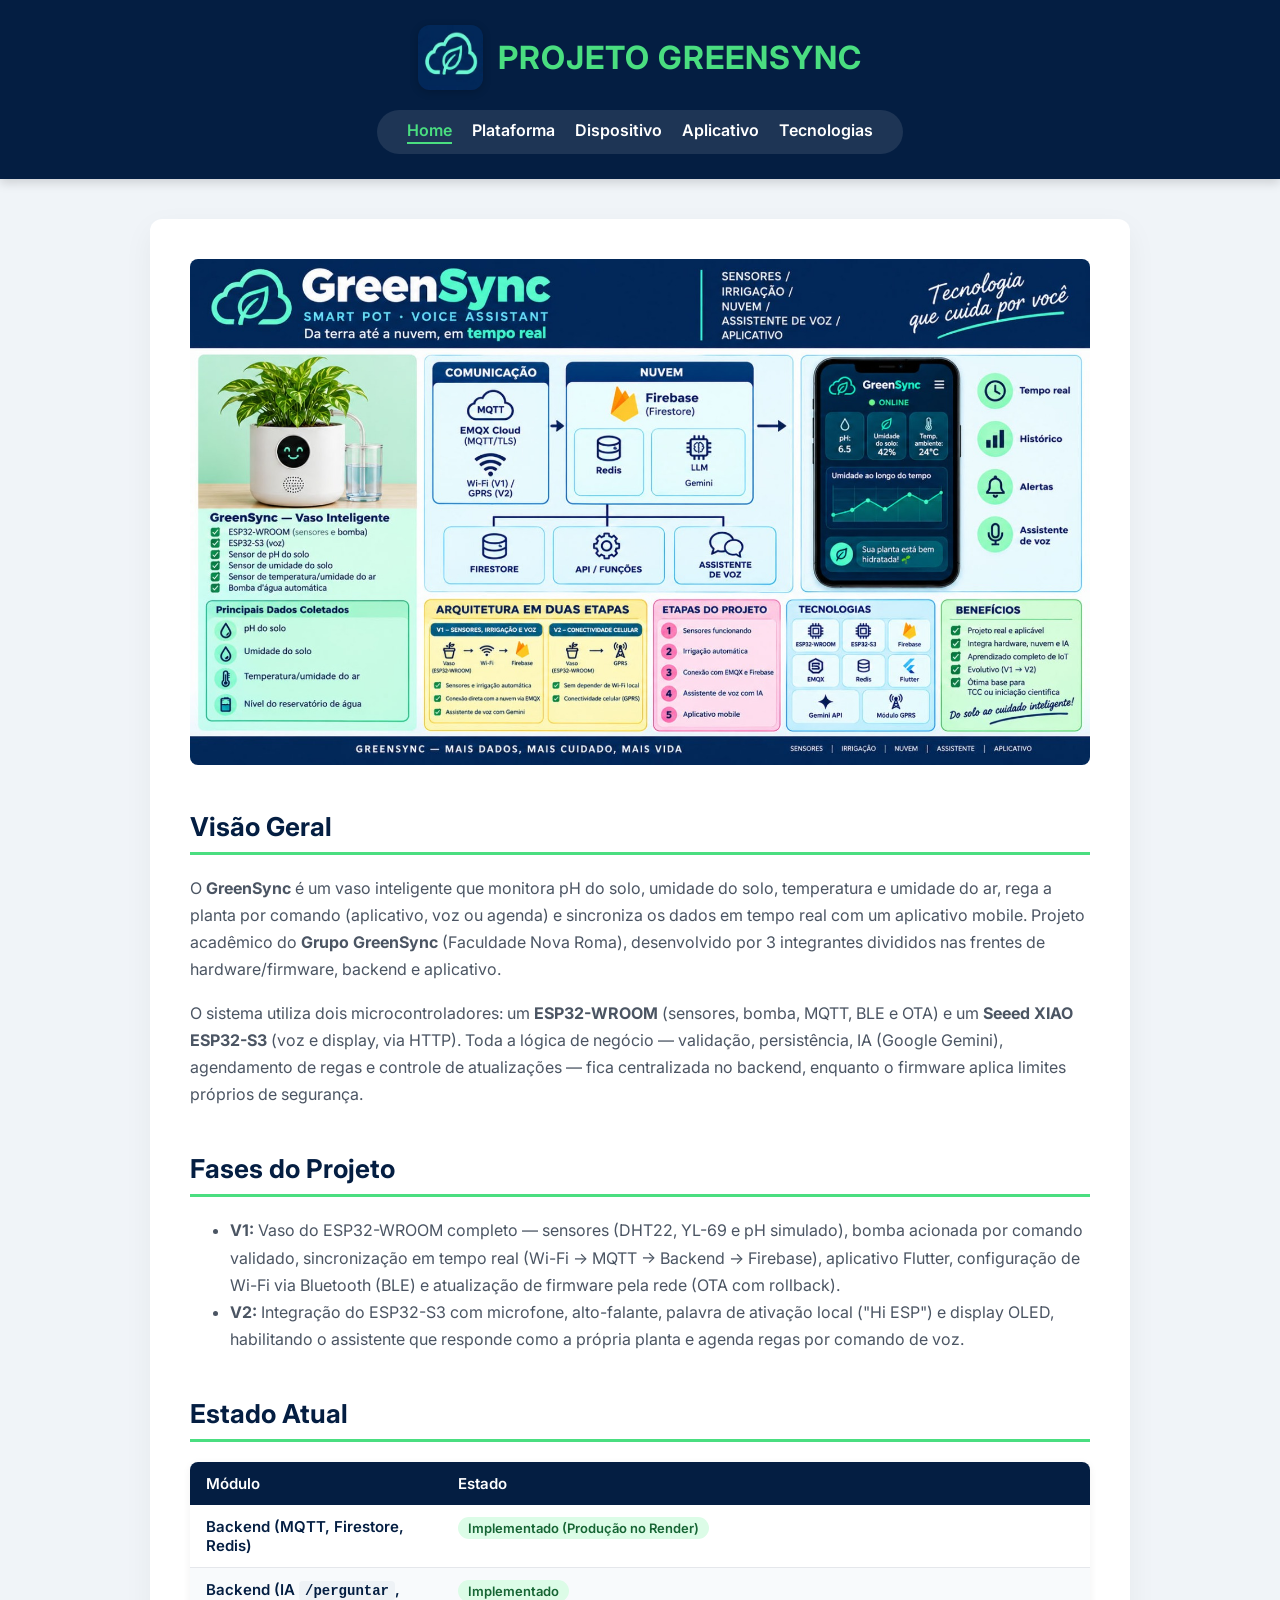
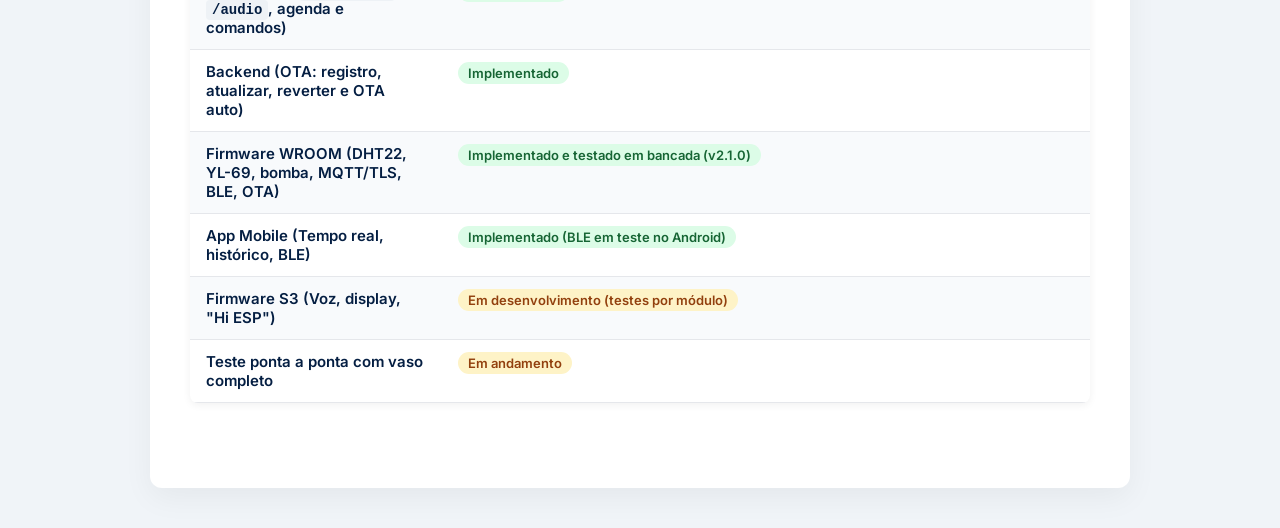
<file: docs/index.html>
<!DOCTYPE html>
<html lang="pt-BR">
<head>
    <meta charset="UTF-8">
    <title>Projeto GreenSync</title>
    <link rel="stylesheet" href="style.css">
</head>
<body>
    <header class="cabecalho-amarelo">
        <div class="linha-superior">
            <img src="logo-planta.png" alt="Logo GreenSync" class="logo">
            <div class="titulo-branco">PROJETO GREENSYNC</div>
        </div>
        <nav class="menu-branco">
            <a href="index.html" class="ativo">Home</a>
            <a href="plataforma.html">Plataforma</a>
            <a href="dispositivo.html">Dispositivo</a>
            <a href="aplicativo.html">Aplicativo</a>
            <a href="tecnologias.html">Tecnologias</a>
        </nav>
    </header>

    <main class="conteudo">
        <img src="banner projeto.jpeg" alt="Banner GreenSync" style="width: 100%; border-radius: 8px; margin-bottom: 20px;">

        <section>
            <h2>Visão Geral</h2>
            <p>O <strong>GreenSync</strong> é um vaso inteligente que monitora pH do solo, umidade do solo, temperatura e umidade do ar, rega a planta por comando (aplicativo, voz ou agenda) e sincroniza os dados em tempo real com um aplicativo mobile. Projeto acadêmico do <strong>Grupo GreenSync</strong> (Faculdade Nova Roma), desenvolvido por 3 integrantes divididos nas frentes de hardware/firmware, backend e aplicativo.</p>
            <p>O sistema utiliza dois microcontroladores: um <strong>ESP32-WROOM</strong> (sensores, bomba, MQTT, BLE e OTA) e um <strong>Seeed XIAO ESP32-S3</strong> (voz e display, via HTTP). Toda a lógica de negócio — validação, persistência, IA (Google Gemini), agendamento de regas e controle de atualizações — fica centralizada no backend, enquanto o firmware aplica limites próprios de segurança.</p>
        </section>

        <section>
            <h2>Fases do Projeto</h2>
            <ul>
                <li><strong>V1:</strong> Vaso do ESP32-WROOM completo — sensores (DHT22, YL-69 e pH simulado), bomba acionada por comando validado, sincronização em tempo real (Wi-Fi → MQTT → Backend → Firebase), aplicativo Flutter, configuração de Wi-Fi via Bluetooth (BLE) e atualização de firmware pela rede (OTA com rollback).</li>
                <li><strong>V2:</strong> Integração do ESP32-S3 com microfone, alto-falante, palavra de ativação local ("Hi ESP") e display OLED, habilitando o assistente que responde como a própria planta e agenda regas por comando de voz.</li>
            </ul>
        </section>

        <section>
            <h2>Estado Atual</h2>
            <table class="tabela-tech">
                <thead>
                    <tr>
                        <th>Módulo</th>
                        <th>Estado</th>
                    </tr>
                </thead>
                <tbody>
                    <tr>
                        <td>Backend (MQTT, Firestore, Redis)</td>
                        <td><span class="badge badge-ok">Implementado (Produção no Render)</span></td>
                    </tr>
                    <tr>
                        <td>Backend (IA <code>/perguntar</code>, <code>/audio</code>, agenda e comandos)</td>
                        <td><span class="badge badge-ok">Implementado</span></td>
                    </tr>
                    <tr>
                        <td>Backend (OTA: registro, atualizar, reverter e OTA auto)</td>
                        <td><span class="badge badge-ok">Implementado</span></td>
                    </tr>
                    <tr>
                        <td>Firmware WROOM (DHT22, YL-69, bomba, MQTT/TLS, BLE, OTA)</td>
                        <td><span class="badge badge-ok">Implementado e testado em bancada (v2.1.0)</span></td>
                    </tr>
                    <tr>
                        <td>App Mobile (Tempo real, histórico, BLE)</td>
                        <td><span class="badge badge-ok">Implementado (BLE em teste no Android)</span></td>
                    </tr>
                    <tr>
                        <td>Firmware S3 (Voz, display, "Hi ESP")</td>
                        <td><span class="badge badge-dev">Em desenvolvimento (testes por módulo)</span></td>
                    </tr>
                    <tr>
                        <td>Teste ponta a ponta com vaso completo</td>
                        <td><span class="badge badge-dev">Em andamento</span></td>
                    </tr>
                </tbody>
            </table>
        </section>
    </main>
</body>
</html>
</file>
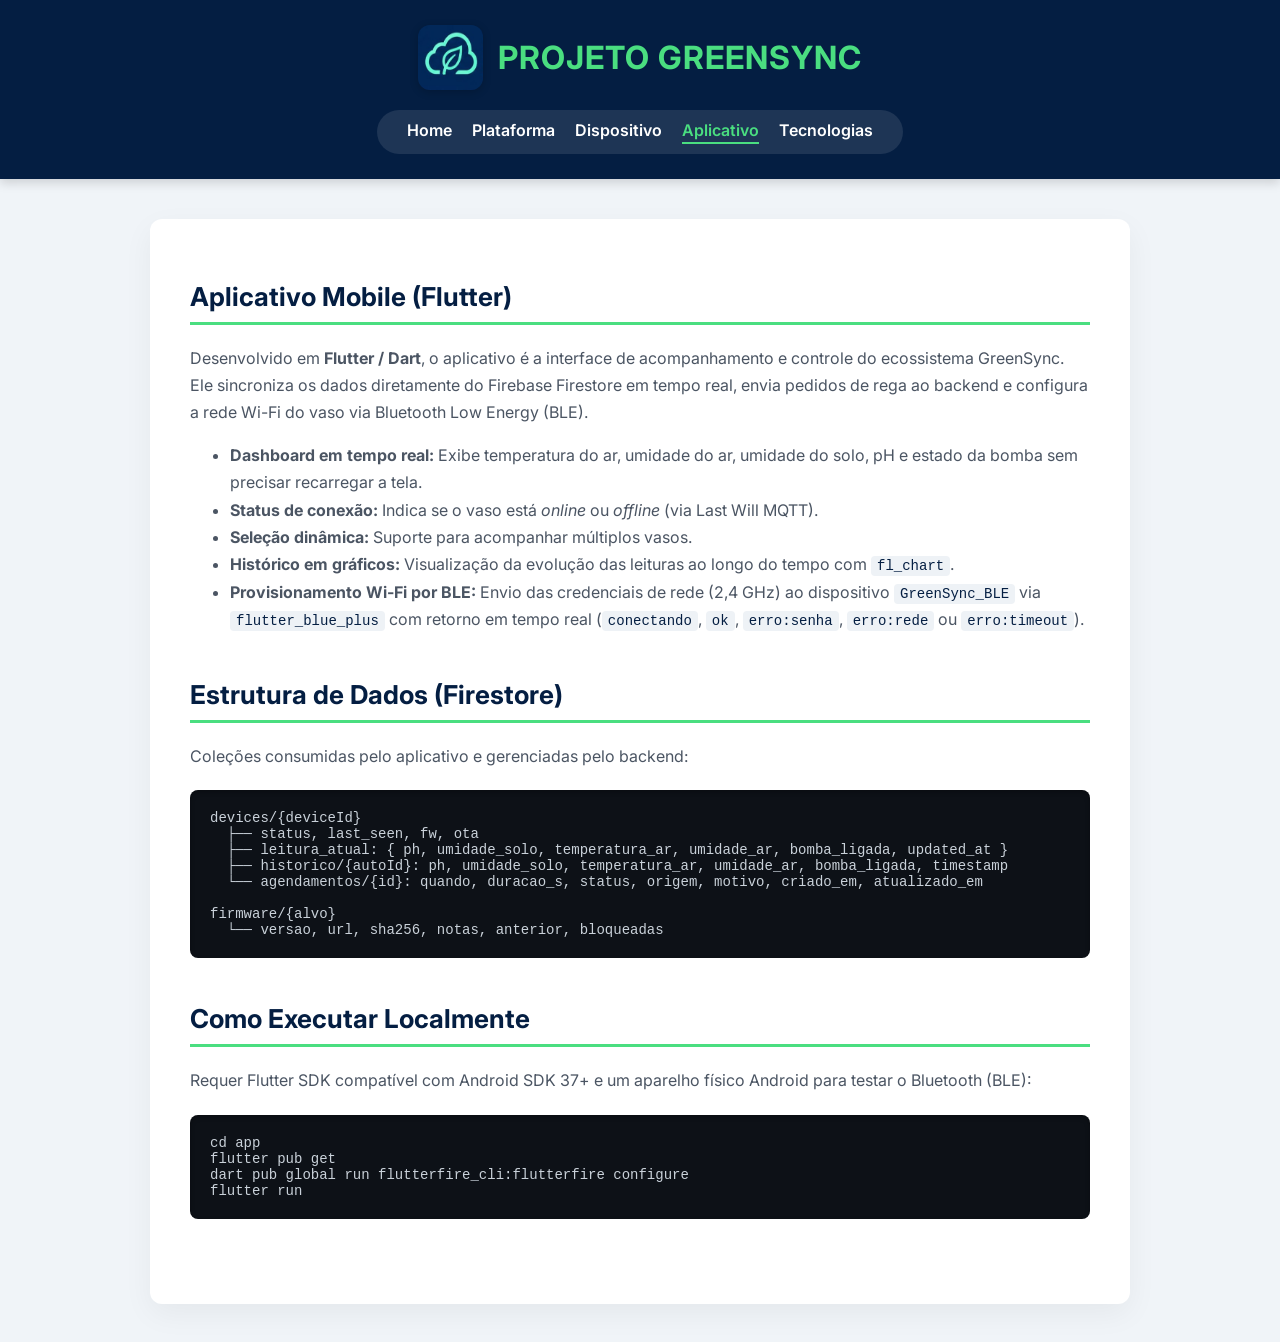
<file: docs/aplicativo.html>
<!DOCTYPE html>
<html lang="pt-BR">
<head>
    <meta charset="UTF-8">
    <title>Aplicativo - GreenSync</title>
    <link rel="stylesheet" href="style.css">
</head>
<body>
    <header class="cabecalho-amarelo">
        <div class="linha-superior">
            <img src="logo-planta.png" alt="Logo GreenSync" class="logo">
            <div class="titulo-branco">PROJETO GREENSYNC</div>
        </div>
        <nav class="menu-branco">
            <a href="index.html">Home</a>
            <a href="plataforma.html">Plataforma</a>
            <a href="dispositivo.html">Dispositivo</a>
            <a href="aplicativo.html" class="ativo">Aplicativo</a>
            <a href="tecnologias.html">Tecnologias</a>
        </nav>
    </header>

    <main class="conteudo">
        <section>
            <h2>Aplicativo Mobile (Flutter)</h2>
            <p>Desenvolvido em <strong>Flutter / Dart</strong>, o aplicativo é a interface de acompanhamento e controle do ecossistema GreenSync. Ele sincroniza os dados diretamente do Firebase Firestore em tempo real, envia pedidos de rega ao backend e configura a rede Wi-Fi do vaso via Bluetooth Low Energy (BLE).</p>
            <ul>
                <li><strong>Dashboard em tempo real:</strong> Exibe temperatura do ar, umidade do ar, umidade do solo, pH e estado da bomba sem precisar recarregar a tela.</li>
                <li><strong>Status de conexão:</strong> Indica se o vaso está <em>online</em> ou <em>offline</em> (via Last Will MQTT).</li>
                <li><strong>Seleção dinâmica:</strong> Suporte para acompanhar múltiplos vasos.</li>
                <li><strong>Histórico em gráficos:</strong> Visualização da evolução das leituras ao longo do tempo com <code>fl_chart</code>.</li>
                <li><strong>Provisionamento Wi-Fi por BLE:</strong> Envio das credenciais de rede (2,4 GHz) ao dispositivo <code>GreenSync_BLE</code> via <code>flutter_blue_plus</code> com retorno em tempo real (<code>conectando</code>, <code>ok</code>, <code>erro:senha</code>, <code>erro:rede</code> ou <code>erro:timeout</code>).</li>
            </ul>
        </section>

        <section>
            <h2>Estrutura de Dados (Firestore)</h2>
            <p>Coleções consumidas pelo aplicativo e gerenciadas pelo backend:</p>
            <div class="terminal">
<pre><code>devices/{deviceId}
  ├── status, last_seen, fw, ota
  ├── leitura_atual: { ph, umidade_solo, temperatura_ar, umidade_ar, bomba_ligada, updated_at }
  ├── historico/{autoId}: ph, umidade_solo, temperatura_ar, umidade_ar, bomba_ligada, timestamp
  └── agendamentos/{id}: quando, duracao_s, status, origem, motivo, criado_em, atualizado_em

firmware/{alvo}
  └── versao, url, sha256, notas, anterior, bloqueadas</code></pre>
            </div>
        </section>

        <section>
            <h2>Como Executar Localmente</h2>
            <p>Requer Flutter SDK compatível com Android SDK 37+ e um aparelho físico Android para testar o Bluetooth (BLE):</p>
            <div class="terminal">
<pre><code>cd app
flutter pub get
dart pub global run flutterfire_cli:flutterfire configure
flutter run</code></pre>
            </div>
        </section>
    </main>
</body>
</html>
</file>
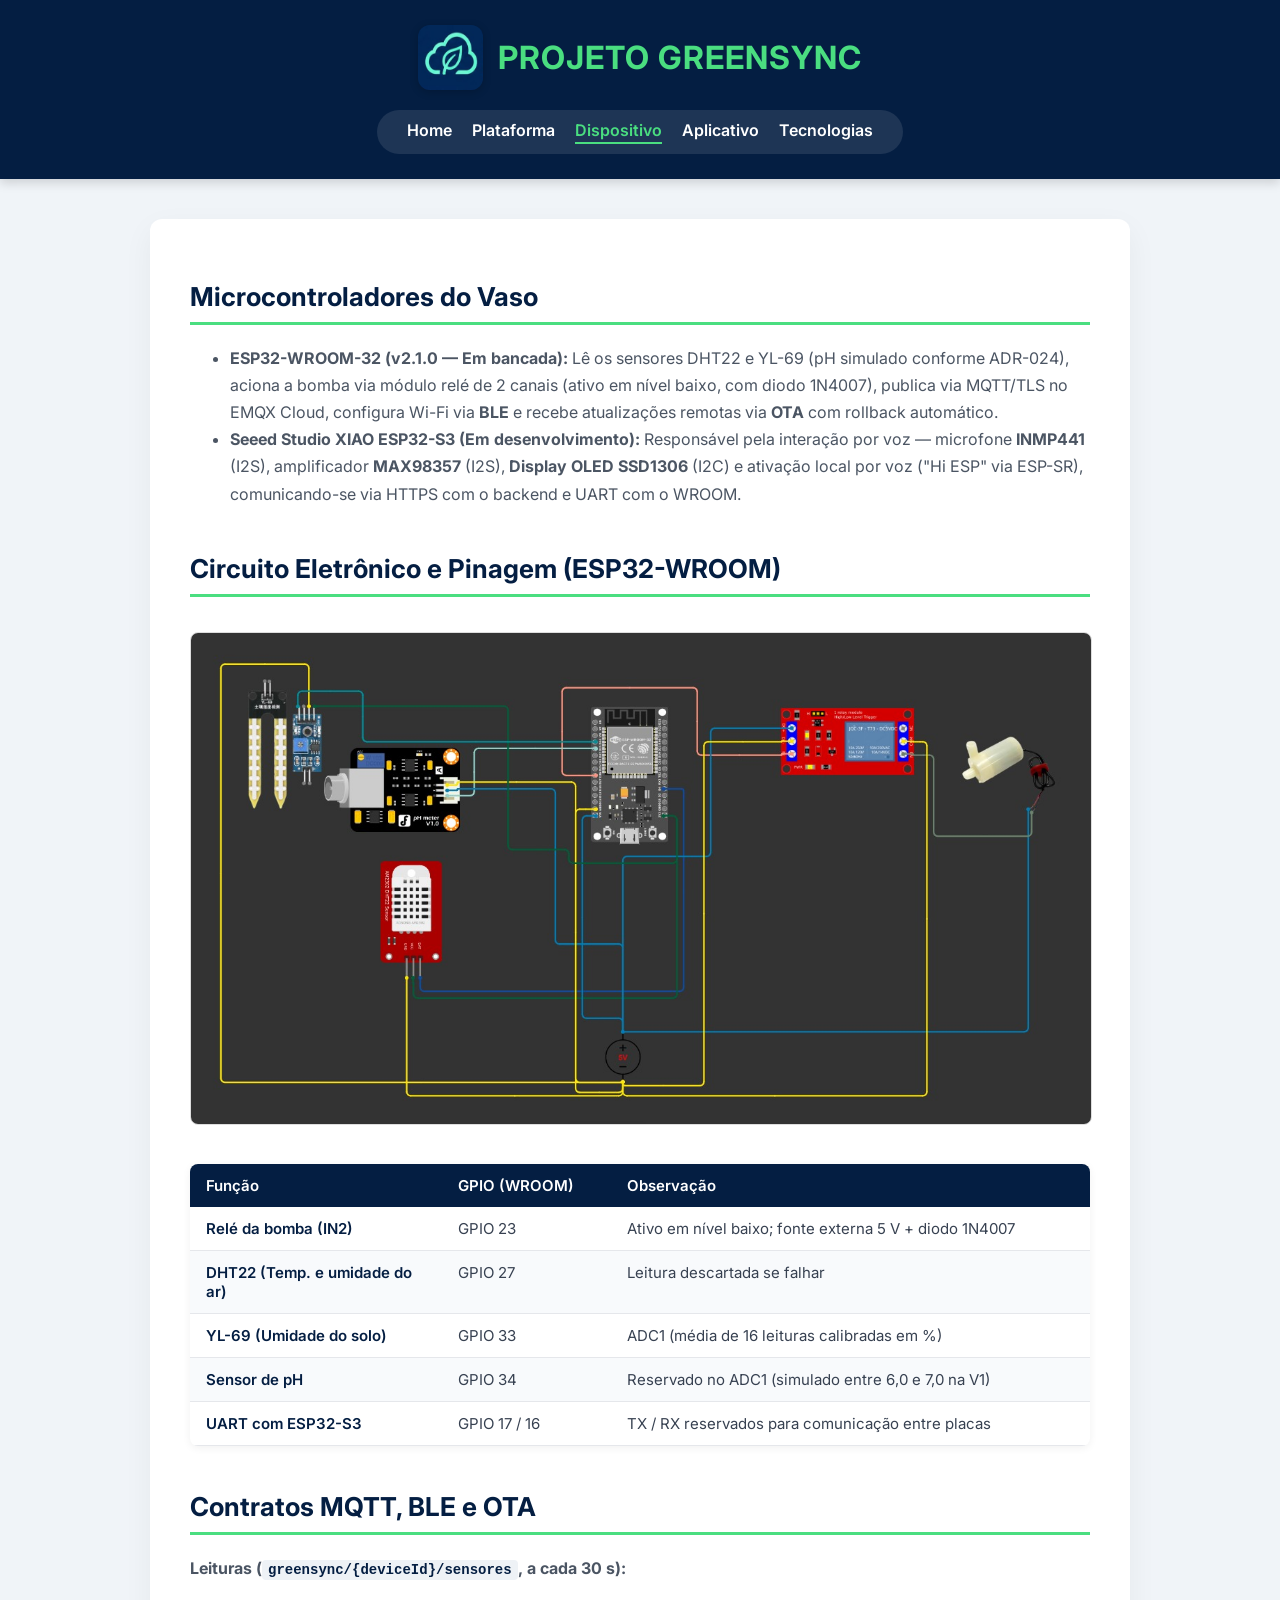
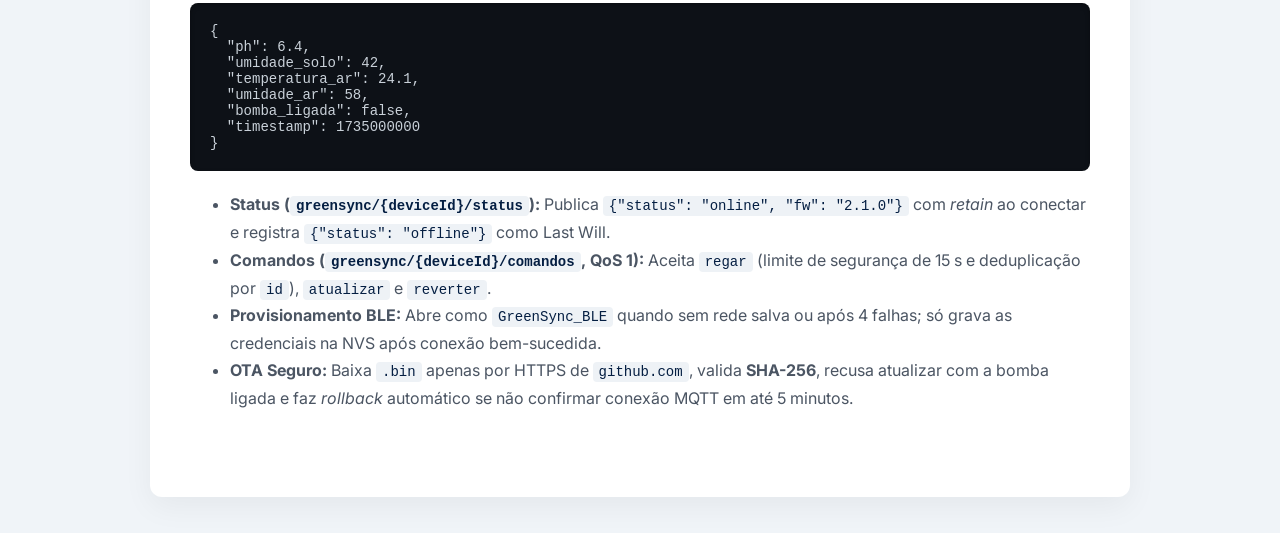
<file: docs/dispositivo.html>
<!DOCTYPE html>
<html lang="pt-BR">
<head>
    <meta charset="UTF-8">
    <title>Dispositivo IoT - GreenSync</title>
    <link rel="stylesheet" href="style.css">
</head>
<body>
    <header class="cabecalho-amarelo">
        <div class="linha-superior">
            <img src="logo-planta.png" alt="Logo GreenSync" class="logo">
            <div class="titulo-branco">PROJETO GREENSYNC</div>
        </div>
        <nav class="menu-branco">
            <a href="index.html">Home</a>
            <a href="plataforma.html">Plataforma</a>
            <a href="dispositivo.html" class="ativo">Dispositivo</a>
            <a href="aplicativo.html">Aplicativo</a>
            <a href="tecnologias.html">Tecnologias</a>
        </nav>
    </header>

    <main class="conteudo">
        <section>
            <h2>Microcontroladores do Vaso</h2>
            <ul>
                <li><strong>ESP32-WROOM-32 (v2.1.0 — Em bancada):</strong> Lê os sensores DHT22 e YL-69 (pH simulado conforme ADR-024), aciona a bomba via módulo relé de 2 canais (ativo em nível baixo, com diodo 1N4007), publica via MQTT/TLS no EMQX Cloud, configura Wi-Fi via <strong>BLE</strong> e recebe atualizações remotas via <strong>OTA</strong> com rollback automático.</li>
                <li><strong>Seeed Studio XIAO ESP32-S3 (Em desenvolvimento):</strong> Responsável pela interação por voz — microfone <strong>INMP441</strong> (I2S), amplificador <strong>MAX98357</strong> (I2S), <strong>Display OLED SSD1306</strong> (I2C) e ativação local por voz ("Hi ESP" via ESP-SR), comunicando-se via HTTPS com o backend e UART com o WROOM.</li>
            </ul>
        </section>

        <section>
            <h2>Circuito Eletrônico e Pinagem (ESP32-WROOM)</h2>
            <img src="circuito.jpeg" alt="Esquema elétrico do GreenSync" style="width: 100%; border-radius: 8px; border: 1px solid #ddd; margin: 15px 0;">
            <table class="tabela-tech">
                <thead>
                    <tr>
                        <th>Função</th>
                        <th>GPIO (WROOM)</th>
                        <th>Observação</th>
                    </tr>
                </thead>
                <tbody>
                    <tr>
                        <td>Relé da bomba (IN2)</td>
                        <td>GPIO 23</td>
                        <td>Ativo em nível baixo; fonte externa 5 V + diodo 1N4007</td>
                    </tr>
                    <tr>
                        <td>DHT22 (Temp. e umidade do ar)</td>
                        <td>GPIO 27</td>
                        <td>Leitura descartada se falhar</td>
                    </tr>
                    <tr>
                        <td>YL-69 (Umidade do solo)</td>
                        <td>GPIO 33</td>
                        <td>ADC1 (média de 16 leituras calibradas em %)</td>
                    </tr>
                    <tr>
                        <td>Sensor de pH</td>
                        <td>GPIO 34</td>
                        <td>Reservado no ADC1 (simulado entre 6,0 e 7,0 na V1)</td>
                    </tr>
                    <tr>
                        <td>UART com ESP32-S3</td>
                        <td>GPIO 17 / 16</td>
                        <td>TX / RX reservados para comunicação entre placas</td>
                    </tr>
                </tbody>
            </table>
        </section>

        <section>
            <h2>Contratos MQTT, BLE e OTA</h2>
            <p><strong>Leituras (<code>greensync/{deviceId}/sensores</code>, a cada 30 s):</strong></p>
            <div class="terminal">
<pre><code>{
  "ph": 6.4,
  "umidade_solo": 42,
  "temperatura_ar": 24.1,
  "umidade_ar": 58,
  "bomba_ligada": false,
  "timestamp": 1735000000
}</code></pre>
            </div>
            <ul>
                <li><strong>Status (<code>greensync/{deviceId}/status</code>):</strong> Publica <code>{"status": "online", "fw": "2.1.0"}</code> com <em>retain</em> ao conectar e registra <code>{"status": "offline"}</code> como Last Will.</li>
                <li><strong>Comandos (<code>greensync/{deviceId}/comandos</code>, QoS 1):</strong> Aceita <code>regar</code> (limite de segurança de 15 s e deduplicação por <code>id</code>), <code>atualizar</code> e <code>reverter</code>.</li>
                <li><strong>Provisionamento BLE:</strong> Abre como <code>GreenSync_BLE</code> quando sem rede salva ou após 4 falhas; só grava as credenciais na NVS após conexão bem-sucedida.</li>
                <li><strong>OTA Seguro:</strong> Baixa <code>.bin</code> apenas por HTTPS de <code>github.com</code>, valida <strong>SHA-256</strong>, recusa atualizar com a bomba ligada e faz <em>rollback</em> automático se não confirmar conexão MQTT em até 5 minutos.</li>
            </ul>
        </section>
    </main>
</body>
</html>
</file>
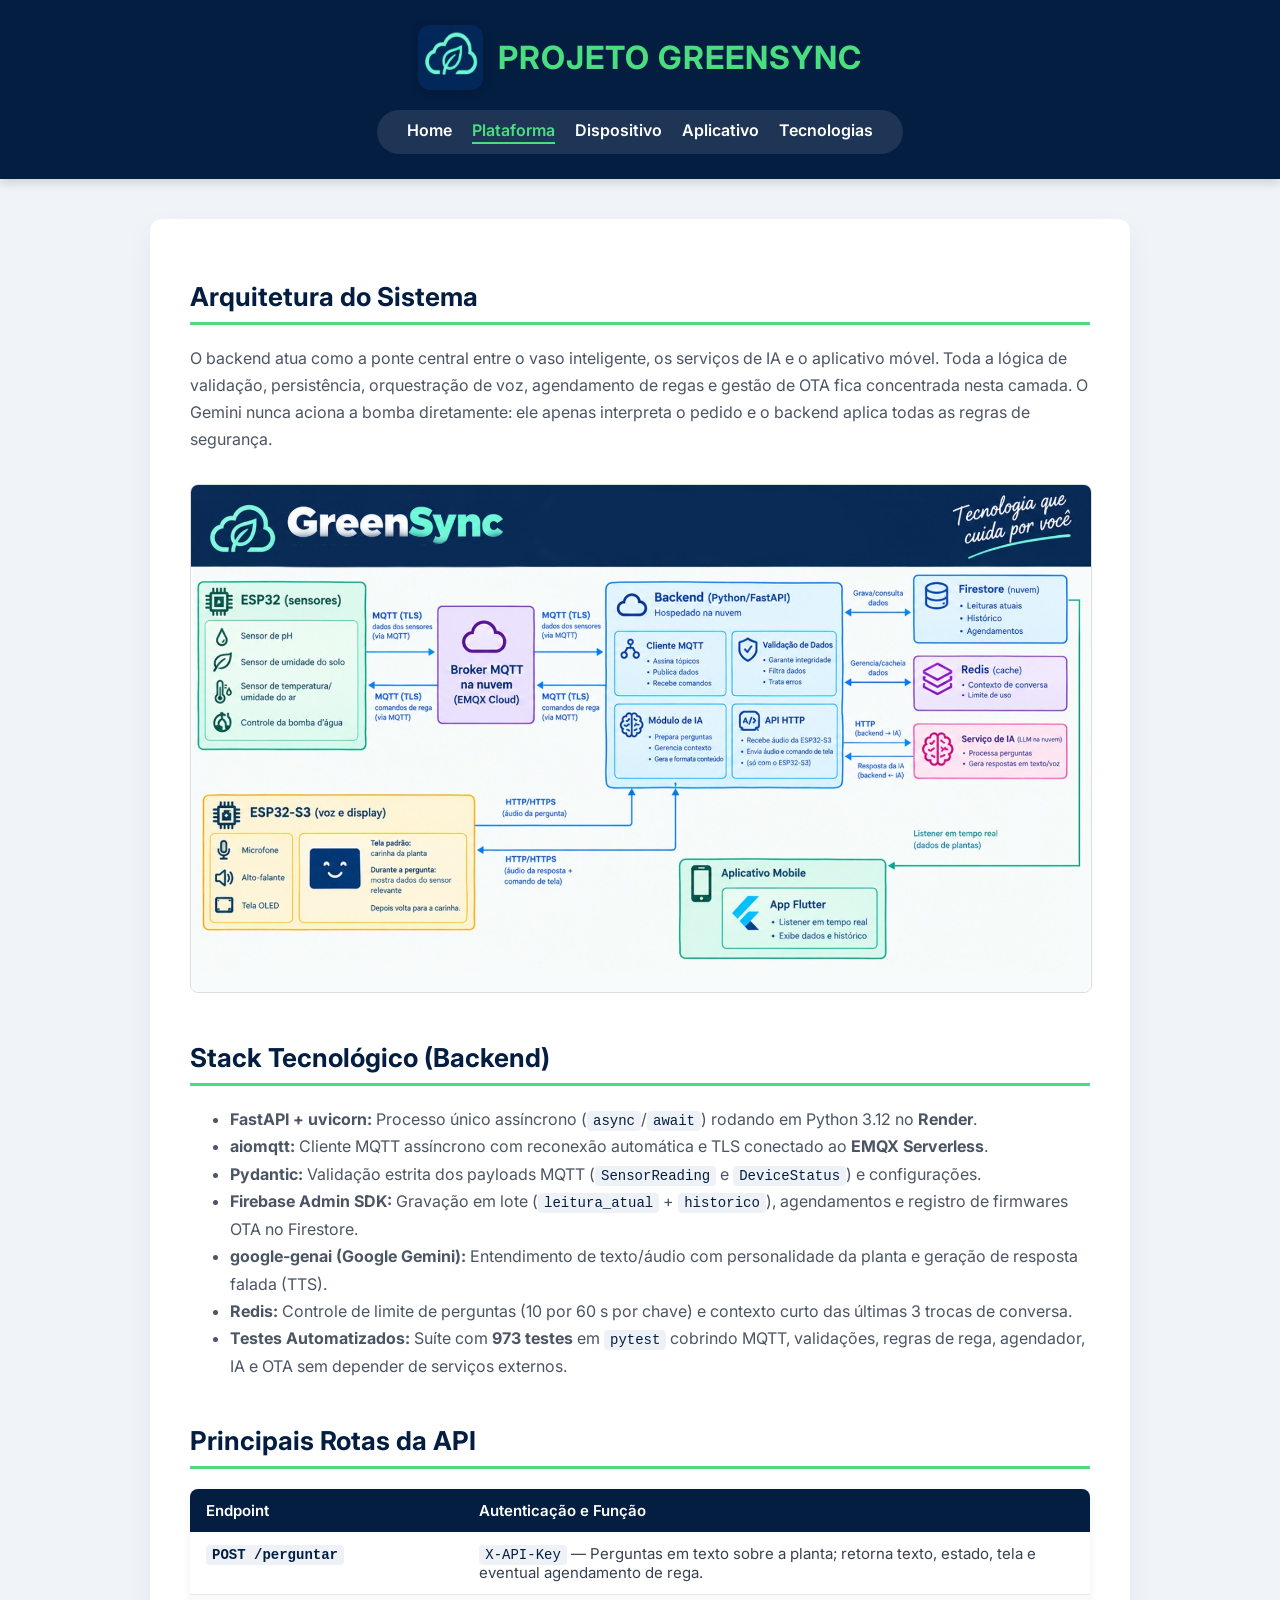
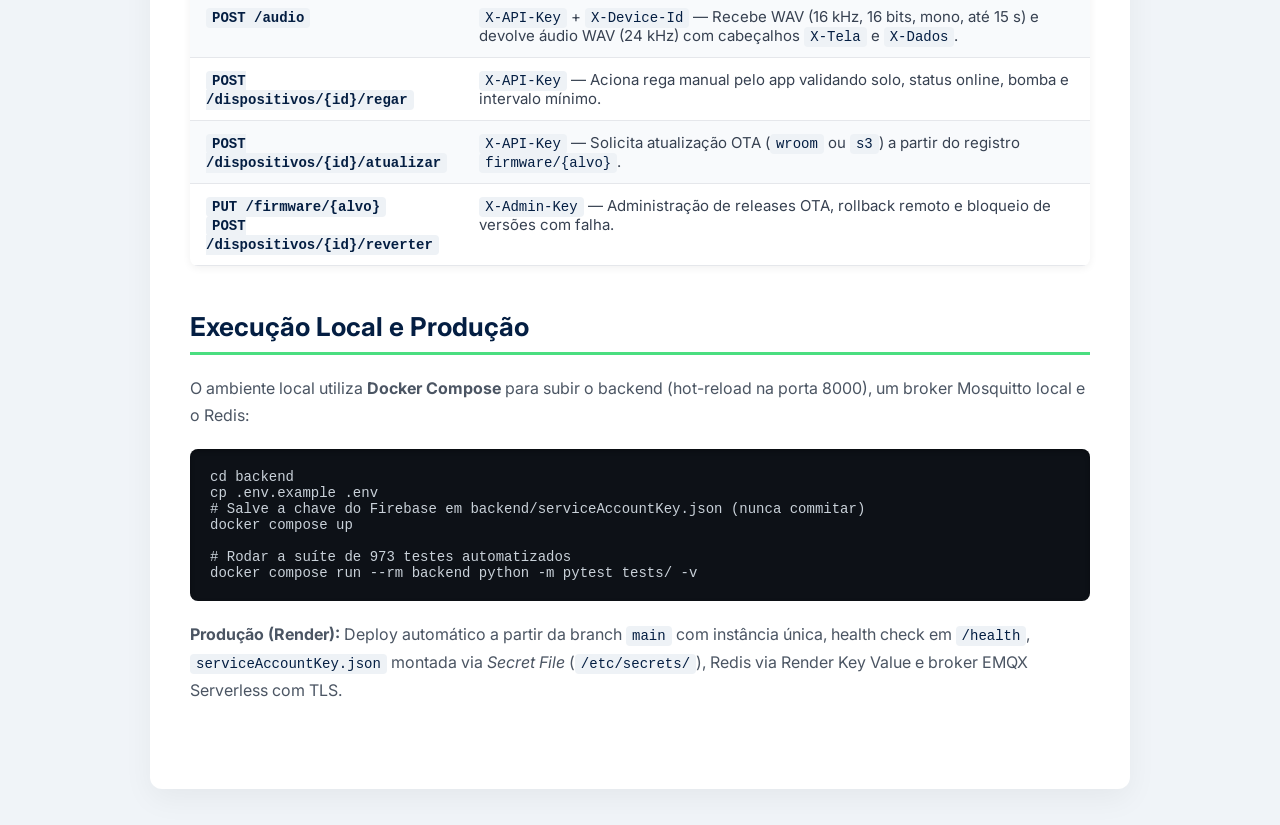
<file: docs/plataforma.html>
<!DOCTYPE html>
<html lang="pt-BR">
<head>
    <meta charset="UTF-8">
    <title>Plataforma - GreenSync</title>
    <link rel="stylesheet" href="style.css">
</head>
<body>
    <header class="cabecalho-amarelo">
        <div class="linha-superior">
            <img src="logo-planta.png" alt="Logo GreenSync" class="logo">
            <div class="titulo-branco">PROJETO GREENSYNC</div>
        </div>
        <nav class="menu-branco">
            <a href="index.html">Home</a>
            <a href="plataforma.html" class="ativo">Plataforma</a>
            <a href="dispositivo.html">Dispositivo</a>
            <a href="aplicativo.html">Aplicativo</a>
            <a href="tecnologias.html">Tecnologias</a>
        </nav>
    </header>

    <main class="conteudo">
        <section>
            <h2>Arquitetura do Sistema</h2>
            <p>O backend atua como a ponte central entre o vaso inteligente, os serviços de IA e o aplicativo móvel. Toda a lógica de validação, persistência, orquestração de voz, agendamento de regas e gestão de OTA fica concentrada nesta camada. O Gemini nunca aciona a bomba diretamente: ele apenas interpreta o pedido e o backend aplica todas as regras de segurança.</p>
            <img src="diagrama arquitetura do projeto.jpeg" alt="Diagrama de Arquitetura do GreenSync" style="width: 100%; border-radius: 8px; margin-top: 15px; border: 1px solid #ddd;">
        </section>

        <section>
            <h2>Stack Tecnológico (Backend)</h2>
            <ul>
                <li><strong>FastAPI + uvicorn:</strong> Processo único assíncrono (<code>async</code>/<code>await</code>) rodando em Python 3.12 no <strong>Render</strong>.</li>
                <li><strong>aiomqtt:</strong> Cliente MQTT assíncrono com reconexão automática e TLS conectado ao <strong>EMQX Serverless</strong>.</li>
                <li><strong>Pydantic:</strong> Validação estrita dos payloads MQTT (<code>SensorReading</code> e <code>DeviceStatus</code>) e configurações.</li>
                <li><strong>Firebase Admin SDK:</strong> Gravação em lote (<code>leitura_atual</code> + <code>historico</code>), agendamentos e registro de firmwares OTA no Firestore.</li>
                <li><strong>google-genai (Google Gemini):</strong> Entendimento de texto/áudio com personalidade da planta e geração de resposta falada (TTS).</li>
                <li><strong>Redis:</strong> Controle de limite de perguntas (10 por 60 s por chave) e contexto curto das últimas 3 trocas de conversa.</li>
                <li><strong>Testes Automatizados:</strong> Suíte com <strong>973 testes</strong> em <code>pytest</code> cobrindo MQTT, validações, regras de rega, agendador, IA e OTA sem depender de serviços externos.</li>
            </ul>
        </section>

        <section>
            <h2>Principais Rotas da API</h2>
            <table class="tabela-tech">
                <thead>
                    <tr>
                        <th>Endpoint</th>
                        <th>Autenticação e Função</th>
                    </tr>
                </thead>
                <tbody>
                    <tr>
                        <td><code>POST /perguntar</code></td>
                        <td><code>X-API-Key</code> — Perguntas em texto sobre a planta; retorna texto, estado, tela e eventual agendamento de rega.</td>
                    </tr>
                    <tr>
                        <td><code>POST /audio</code></td>
                        <td><code>X-API-Key</code> + <code>X-Device-Id</code> — Recebe WAV (16 kHz, 16 bits, mono, até 15 s) e devolve áudio WAV (24 kHz) com cabeçalhos <code>X-Tela</code> e <code>X-Dados</code>.</td>
                    </tr>
                    <tr>
                        <td><code>POST /dispositivos/{id}/regar</code></td>
                        <td><code>X-API-Key</code> — Aciona rega manual pelo app validando solo, status online, bomba e intervalo mínimo.</td>
                    </tr>
                    <tr>
                        <td><code>POST /dispositivos/{id}/atualizar</code></td>
                        <td><code>X-API-Key</code> — Solicita atualização OTA (<code>wroom</code> ou <code>s3</code>) a partir do registro <code>firmware/{alvo}</code>.</td>
                    </tr>
                    <tr>
                        <td><code>PUT /firmware/{alvo}</code><br><code>POST /dispositivos/{id}/reverter</code></td>
                        <td><code>X-Admin-Key</code> — Administração de releases OTA, rollback remoto e bloqueio de versões com falha.</td>
                    </tr>
                </tbody>
            </table>
        </section>

        <section>
            <h2>Execução Local e Produção</h2>
            <p>O ambiente local utiliza <strong>Docker Compose</strong> para subir o backend (hot-reload na porta 8000), um broker Mosquitto local e o Redis:</p>
            <div class="terminal">
<pre><code>cd backend
cp .env.example .env
# Salve a chave do Firebase em backend/serviceAccountKey.json (nunca commitar)
docker compose up

# Rodar a suíte de 973 testes automatizados
docker compose run --rm backend python -m pytest tests/ -v</code></pre>
            </div>
            <p><strong>Produção (Render):</strong> Deploy automático a partir da branch <code>main</code> com instância única, health check em <code>/health</code>, <code>serviceAccountKey.json</code> montada via <em>Secret File</em> (<code>/etc/secrets/</code>), Redis via Render Key Value e broker EMQX Serverless com TLS.</p>
        </section>
    </main>
</body>
</html>
</file>
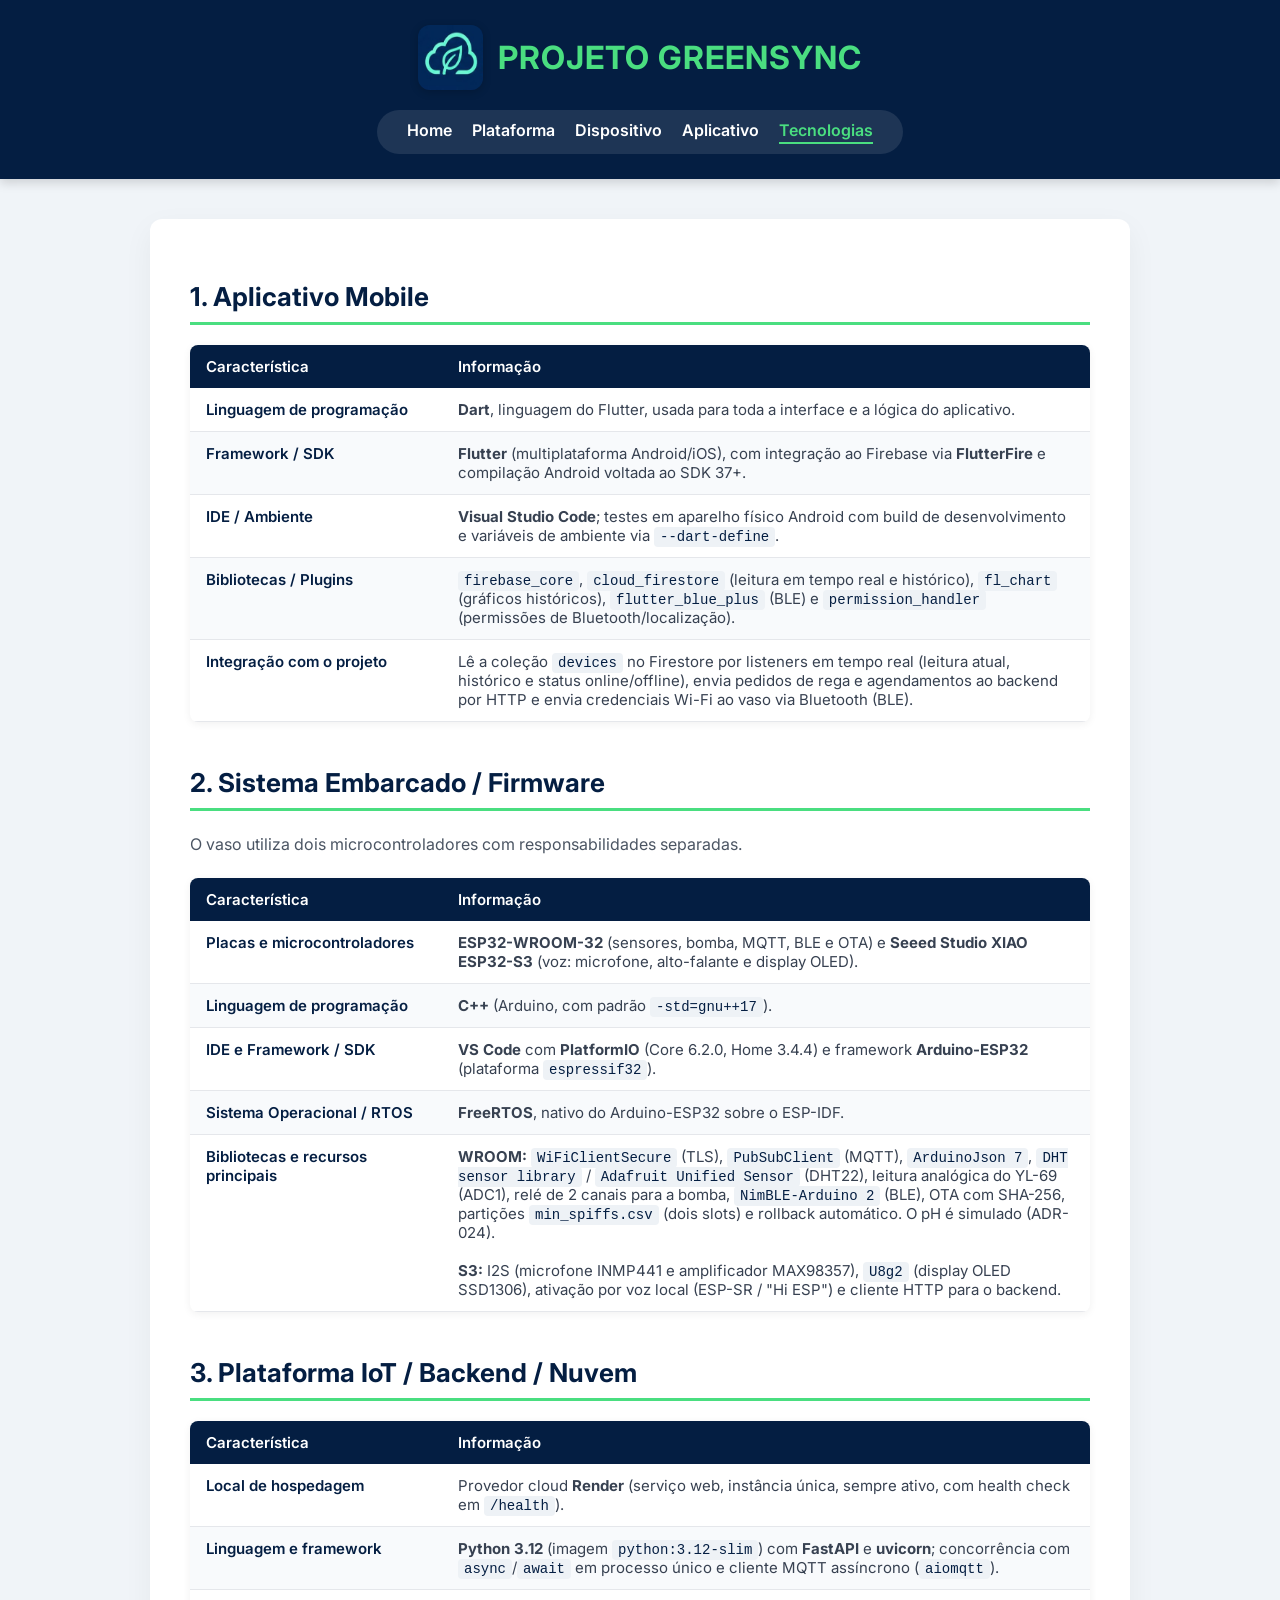
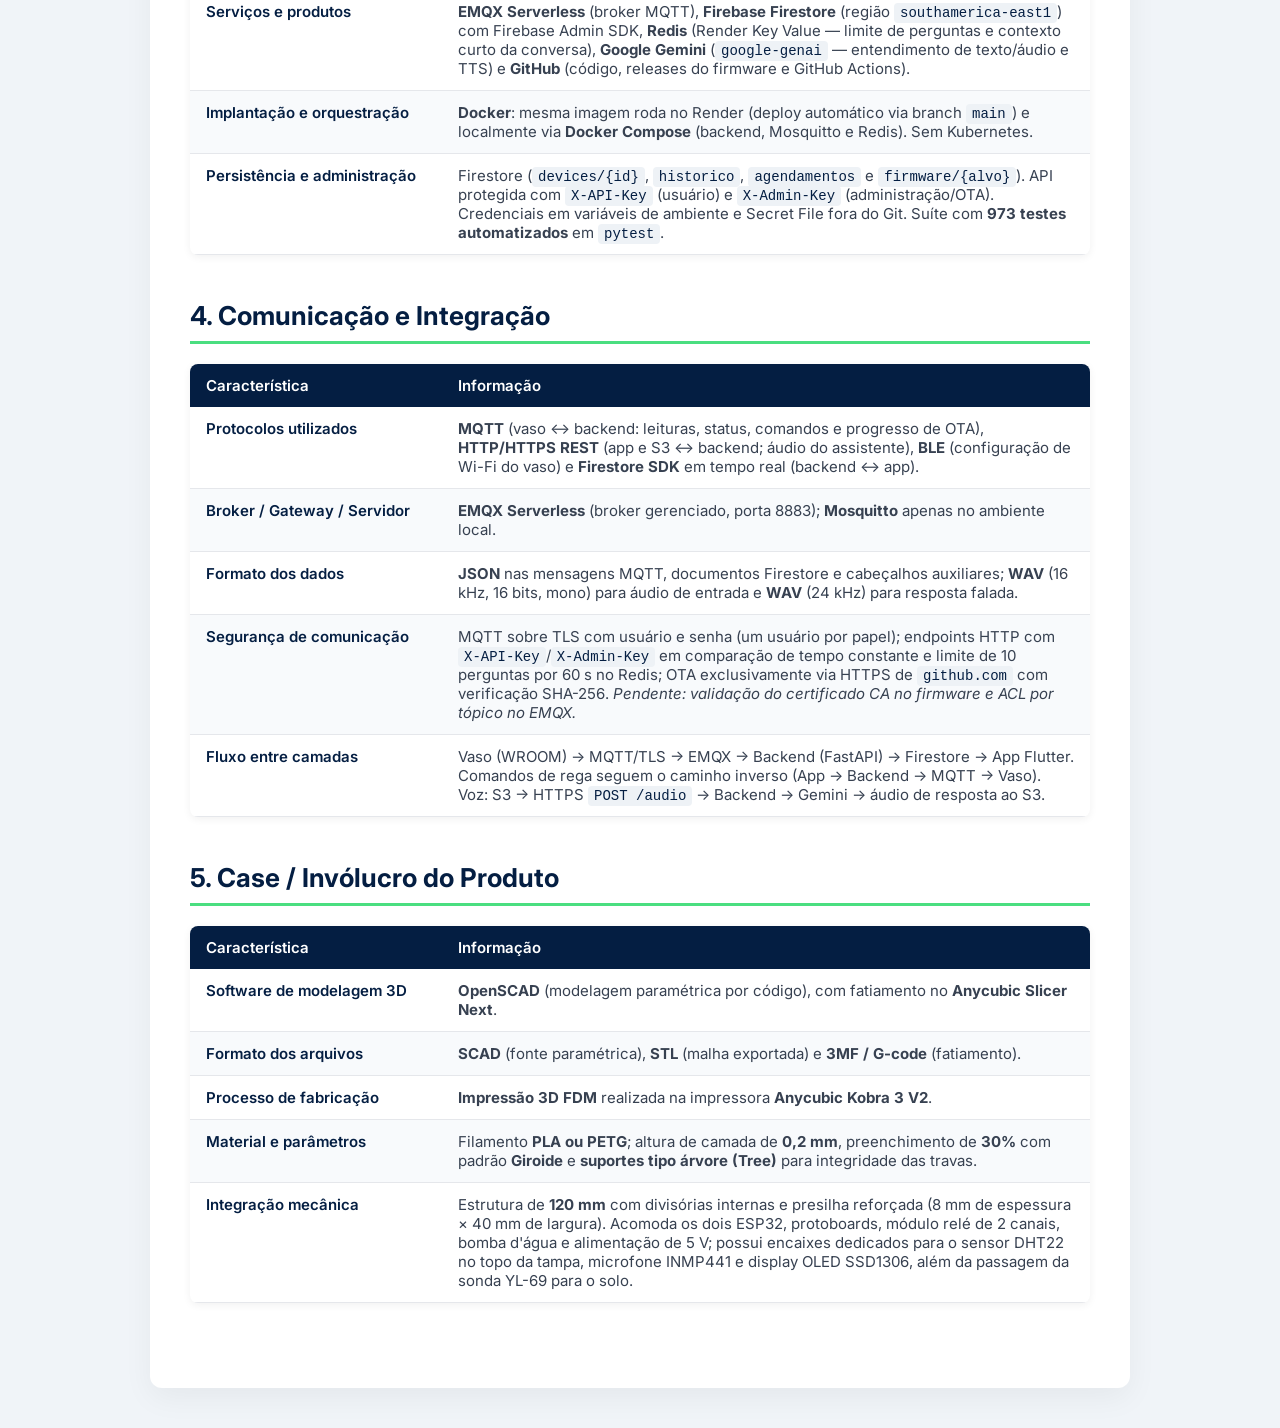
<file: docs/tecnologias.html>
<!DOCTYPE html>
<html lang="pt-BR">
<head>
    <meta charset="UTF-8">
    <title>Tecnologias Utilizadas - GreenSync</title>
    <link rel="stylesheet" href="style.css">
</head>
<body>
    <header class="cabecalho-amarelo">
        <div class="linha-superior">
            <img src="logo-planta.png" alt="Logo GreenSync" class="logo">
            <div class="titulo-branco">PROJETO GREENSYNC</div>
        </div>
        <nav class="menu-branco">
            <a href="index.html">Home</a>
            <a href="plataforma.html">Plataforma</a>
            <a href="dispositivo.html">Dispositivo</a>
            <a href="aplicativo.html">Aplicativo</a>
            <a href="tecnologias.html" class="ativo">Tecnologias</a>
        </nav>
    </header>

    <main class="conteudo">
        <section>
            <h2>1. Aplicativo Mobile</h2>
            <table class="tabela-tech">
                <thead>
                    <tr>
                        <th>Característica</th>
                        <th>Informação</th>
                    </tr>
                </thead>
                <tbody>
                    <tr>
                        <td>Linguagem de programação</td>
                        <td><strong>Dart</strong>, linguagem do Flutter, usada para toda a interface e a lógica do aplicativo.</td>
                    </tr>
                    <tr>
                        <td>Framework / SDK</td>
                        <td><strong>Flutter</strong> (multiplataforma Android/iOS), com integração ao Firebase via <strong>FlutterFire</strong> e compilação Android voltada ao SDK 37+.</td>
                    </tr>
                    <tr>
                        <td>IDE / Ambiente</td>
                        <td><strong>Visual Studio Code</strong>; testes em aparelho físico Android com build de desenvolvimento e variáveis de ambiente via <code>--dart-define</code>.</td>
                    </tr>
                    <tr>
                        <td>Bibliotecas / Plugins</td>
                        <td><code>firebase_core</code>, <code>cloud_firestore</code> (leitura em tempo real e histórico), <code>fl_chart</code> (gráficos históricos), <code>flutter_blue_plus</code> (BLE) e <code>permission_handler</code> (permissões de Bluetooth/localização).</td>
                    </tr>
                    <tr>
                        <td>Integração com o projeto</td>
                        <td>Lê a coleção <code>devices</code> no Firestore por listeners em tempo real (leitura atual, histórico e status online/offline), envia pedidos de rega e agendamentos ao backend por HTTP e envia credenciais Wi-Fi ao vaso via Bluetooth (BLE).</td>
                    </tr>
                </tbody>
            </table>
        </section>

        <section>
            <h2>2. Sistema Embarcado / Firmware</h2>
            <p>O vaso utiliza dois microcontroladores com responsabilidades separadas.</p>
            <table class="tabela-tech">
                <thead>
                    <tr>
                        <th>Característica</th>
                        <th>Informação</th>
                    </tr>
                </thead>
                <tbody>
                    <tr>
                        <td>Placas e microcontroladores</td>
                        <td><strong>ESP32-WROOM-32</strong> (sensores, bomba, MQTT, BLE e OTA) e <strong>Seeed Studio XIAO ESP32-S3</strong> (voz: microfone, alto-falante e display OLED).</td>
                    </tr>
                    <tr>
                        <td>Linguagem de programação</td>
                        <td><strong>C++</strong> (Arduino, com padrão <code>-std=gnu++17</code>).</td>
                    </tr>
                    <tr>
                        <td>IDE e Framework / SDK</td>
                        <td><strong>VS Code</strong> com <strong>PlatformIO</strong> (Core 6.2.0, Home 3.4.4) e framework <strong>Arduino-ESP32</strong> (plataforma <code>espressif32</code>).</td>
                    </tr>
                    <tr>
                        <td>Sistema Operacional / RTOS</td>
                        <td><strong>FreeRTOS</strong>, nativo do Arduino-ESP32 sobre o ESP-IDF.</td>
                    </tr>
                    <tr>
                        <td>Bibliotecas e recursos principais</td>
                        <td>
                            <strong>WROOM:</strong> <code>WiFiClientSecure</code> (TLS), <code>PubSubClient</code> (MQTT), <code>ArduinoJson 7</code>, <code>DHT sensor library</code> / <code>Adafruit Unified Sensor</code> (DHT22), leitura analógica do YL-69 (ADC1), relé de 2 canais para a bomba, <code>NimBLE-Arduino 2</code> (BLE), OTA com SHA-256, partições <code>min_spiffs.csv</code> (dois slots) e rollback automático. O pH é simulado (ADR-024).<br><br>
                            <strong>S3:</strong> I2S (microfone INMP441 e amplificador MAX98357), <code>U8g2</code> (display OLED SSD1306), ativação por voz local (ESP-SR / "Hi ESP") e cliente HTTP para o backend.
                        </td>
                    </tr>
                </tbody>
            </table>
        </section>

        <section>
            <h2>3. Plataforma IoT / Backend / Nuvem</h2>
            <table class="tabela-tech">
                <thead>
                    <tr>
                        <th>Característica</th>
                        <th>Informação</th>
                    </tr>
                </thead>
                <tbody>
                    <tr>
                        <td>Local de hospedagem</td>
                        <td>Provedor cloud <strong>Render</strong> (serviço web, instância única, sempre ativo, com health check em <code>/health</code>).</td>
                    </tr>
                    <tr>
                        <td>Linguagem e framework</td>
                        <td><strong>Python 3.12</strong> (imagem <code>python:3.12-slim</code>) com <strong>FastAPI</strong> e <strong>uvicorn</strong>; concorrência com <code>async</code>/<code>await</code> em processo único e cliente MQTT assíncrono (<code>aiomqtt</code>).</td>
                    </tr>
                    <tr>
                        <td>Serviços e produtos</td>
                        <td><strong>EMQX Serverless</strong> (broker MQTT), <strong>Firebase Firestore</strong> (região <code>southamerica-east1</code>) com Firebase Admin SDK, <strong>Redis</strong> (Render Key Value — limite de perguntas e contexto curto da conversa), <strong>Google Gemini</strong> (<code>google-genai</code> — entendimento de texto/áudio e TTS) e <strong>GitHub</strong> (código, releases do firmware e GitHub Actions).</td>
                    </tr>
                    <tr>
                        <td>Implantação e orquestração</td>
                        <td><strong>Docker</strong>: mesma imagem roda no Render (deploy automático via branch <code>main</code>) e localmente via <strong>Docker Compose</strong> (backend, Mosquitto e Redis). Sem Kubernetes.</td>
                    </tr>
                    <tr>
                        <td>Persistência e administração</td>
                        <td>Firestore (<code>devices/{id}</code>, <code>historico</code>, <code>agendamentos</code> e <code>firmware/{alvo}</code>). API protegida com <code>X-API-Key</code> (usuário) e <code>X-Admin-Key</code> (administração/OTA). Credenciais em variáveis de ambiente e Secret File fora do Git. Suíte com <strong>973 testes automatizados</strong> em <code>pytest</code>.</td>
                    </tr>
                </tbody>
            </table>
        </section>

        <section>
            <h2>4. Comunicação e Integração</h2>
            <table class="tabela-tech">
                <thead>
                    <tr>
                        <th>Característica</th>
                        <th>Informação</th>
                    </tr>
                </thead>
                <tbody>
                    <tr>
                        <td>Protocolos utilizados</td>
                        <td><strong>MQTT</strong> (vaso ↔ backend: leituras, status, comandos e progresso de OTA), <strong>HTTP/HTTPS REST</strong> (app e S3 ↔ backend; áudio do assistente), <strong>BLE</strong> (configuração de Wi-Fi do vaso) e <strong>Firestore SDK</strong> em tempo real (backend ↔ app).</td>
                    </tr>
                    <tr>
                        <td>Broker / Gateway / Servidor</td>
                        <td><strong>EMQX Serverless</strong> (broker gerenciado, porta 8883); <strong>Mosquitto</strong> apenas no ambiente local.</td>
                    </tr>
                    <tr>
                        <td>Formato dos dados</td>
                        <td><strong>JSON</strong> nas mensagens MQTT, documentos Firestore e cabeçalhos auxiliares; <strong>WAV</strong> (16 kHz, 16 bits, mono) para áudio de entrada e <strong>WAV</strong> (24 kHz) para resposta falada.</td>
                    </tr>
                    <tr>
                        <td>Segurança de comunicação</td>
                        <td>MQTT sobre TLS com usuário e senha (um usuário por papel); endpoints HTTP com <code>X-API-Key</code>/<code>X-Admin-Key</code> em comparação de tempo constante e limite de 10 perguntas por 60 s no Redis; OTA exclusivamente via HTTPS de <code>github.com</code> com verificação SHA-256. <em>Pendente: validação do certificado CA no firmware e ACL por tópico no EMQX.</em></td>
                    </tr>
                    <tr>
                        <td>Fluxo entre camadas</td>
                        <td>Vaso (WROOM) → MQTT/TLS → EMQX → Backend (FastAPI) → Firestore → App Flutter. Comandos de rega seguem o caminho inverso (App → Backend → MQTT → Vaso). Voz: S3 → HTTPS <code>POST /audio</code> → Backend → Gemini → áudio de resposta ao S3.</td>
                    </tr>
                </tbody>
            </table>
        </section>

        <section>
            <h2>5. Case / Invólucro do Produto</h2>
            <table class="tabela-tech">
                <thead>
                    <tr>
                        <th>Característica</th>
                        <th>Informação</th>
                    </tr>
                </thead>
                <tbody>
                    <tr>
                        <td>Software de modelagem 3D</td>
                        <td><strong>OpenSCAD</strong> (modelagem paramétrica por código), com fatiamento no <strong>Anycubic Slicer Next</strong>.</td>
                    </tr>
                    <tr>
                        <td>Formato dos arquivos</td>
                        <td><strong>SCAD</strong> (fonte paramétrica), <strong>STL</strong> (malha exportada) e <strong>3MF / G-code</strong> (fatiamento).</td>
                    </tr>
                    <tr>
                        <td>Processo de fabricação</td>
                        <td><strong>Impressão 3D FDM</strong> realizada na impressora <strong>Anycubic Kobra 3 V2</strong>.</td>
                    </tr>
                    <tr>
                        <td>Material e parâmetros</td>
                        <td>Filamento <strong>PLA ou PETG</strong>; altura de camada de <strong>0,2 mm</strong>, preenchimento de <strong>30%</strong> com padrão <strong>Giroide</strong> e <strong>suportes tipo árvore (Tree)</strong> para integridade das travas.</td>
                    </tr>
                    <tr>
                        <td>Integração mecânica</td>
                        <td>Estrutura de <strong>120 mm</strong> com divisórias internas e presilha reforçada (8 mm de espessura × 40 mm de largura). Acomoda os dois ESP32, protoboards, módulo relé de 2 canais, bomba d'água e alimentação de 5 V; possui encaixes dedicados para o sensor DHT22 no topo da tampa, microfone INMP441 e display OLED SSD1306, além da passagem da sonda YL-69 para o solo.</td>
                    </tr>
                </tbody>
            </table>
        </section>
    </main>
</body>
</html>
</file>
<file: docs/style.css>
/* Importando uma fonte mais moderna do Google Fonts */
@import url('https://fonts.googleapis.com/css2?family=Inter:wght@400;600;700&display=swap');

body {
    font-family: 'Inter', Arial, sans-serif;
    margin: 0;
    padding: 0;
    background-color: #f0f4f8; /* Fundo cinza/azulado bem suave para destacar o conteúdo */
    color: #333;
}

/* O cabeçalho agora adota o Azul Escuro do banner */
.cabecalho-amarelo {
    background-color: #041e42; /* Azul Escuro GreenSync */
    padding: 25px 20px;
    box-shadow: 0 4px 10px rgba(0, 0, 0, 0.15);
    display: flex;
    flex-direction: column;
    align-items: center;
}

/* Alinhamento do logo e título no centro */
.linha-superior {
    display: flex;
    align-items: center;
    justify-content: center;
    margin-bottom: 20px;
}

.logo {
    width: 65px;
    height: 65px;
    border-radius: 12px; /* Bordas arredondadas no logo */
    margin-right: 15px;
    box-shadow: 0 2px 8px rgba(0,0,0,0.2);
}

/* Título com a cor Verde Menta da identidade */
.titulo-branco {
    background-color: transparent;
    color: #4ade80; /* Verde Menta brilhante */
    font-size: 32px;
    font-weight: 700;
    letter-spacing: 1px;
}

/* Menu de navegação em formato de "pílula" */
.menu-branco {
    background-color: rgba(255, 255, 255, 0.1); /* Fundo levemente transparente */
    padding: 10px 30px;
    border-radius: 30px;
    display: flex;
    gap: 20px;
}

.menu-branco a {
    text-decoration: none;
    color: #ffffff;
    font-size: 16px;
    font-weight: 600;
    transition: all 0.3s ease;
}

/* Efeito ao passar o mouse no menu */
.menu-branco a:hover {
    color: #4ade80;
    transform: translateY(-2px);
}

/* Área de conteúdo principal em formato de "Cartão" */
.conteudo {
    max-width: 900px;
    margin: 40px auto;
    background-color: #ffffff;
    padding: 40px;
    border-radius: 12px;
    box-shadow: 0 10px 30px rgba(0, 0, 0, 0.05);
}

/* Estilização das Seções e Títulos Internos */
section {
    margin-bottom: 45px;
}

section h2 {
    border-bottom: 3px solid #4ade80; /* Linha verde decorativa */
    padding-bottom: 10px;
    margin-bottom: 20px;
    color: #041e42; /* Azul Escuro nos subtítulos */
    font-size: 26px;
}

p, li {
    line-height: 1.7;
    font-size: 16px;
    color: #4b5563;
}

/* Estilo Terminal Profissional para os blocos de código */
.terminal {
    background-color: #0d1117; /* Fundo bem escuro estilo VS Code */
    color: #c9d1d9;
    padding: 20px;
    border-radius: 8px;
    font-family: 'Consolas', 'Courier New', monospace;
    overflow-x: auto;
    margin: 20px 0;
    box-shadow: inset 0 2px 5px rgba(0, 0, 0, 0.3);
}

.terminal pre {
    margin: 0;
}

.terminal code {
    font-size: 14px;
}

/* Ajuste do menu para 5 abas em telas menores */
.menu-branco {
    flex-wrap: wrap;
    justify-content: center;
}

.menu-branco a.ativo {
    color: #4ade80;
    border-bottom: 2px solid #4ade80;
    padding-bottom: 2px;
}

/* Tabelas técnicas */
.tabela-tech {
    width: 100%;
    border-collapse: collapse;
    margin: 20px 0;
    font-size: 15px;
    border-radius: 8px;
    overflow: hidden;
    box-shadow: 0 2px 8px rgba(0, 0, 0, 0.06);
}

.tabela-tech th {
    background-color: #041e42;
    color: #ffffff;
    text-align: left;
    padding: 12px 16px;
    font-weight: 600;
}

.tabela-tech td {
    padding: 12px 16px;
    border-bottom: 1px solid #e5e7eb;
    color: #374151;
    vertical-align: top;
}

.tabela-tech tr:nth-child(even) {
    background-color: #f8fafc;
}

.tabela-tech td:first-child {
    font-weight: 600;
    color: #041e42;
    width: 28%;
}

/* Badges de status */
.badge {
    display: inline-block;
    padding: 3px 10px;
    border-radius: 12px;
    font-size: 13px;
    font-weight: 600;
}

.badge-ok {
    background-color: #dcfce7;
    color: #166534;
}

.badge-dev {
    background-color: #fef3c7;
    color: #92400e;
}

code {
    background-color: #eef2f6;
    color: #041e42;
    padding: 2px 6px;
    border-radius: 4px;
    font-size: 14px;
}

.terminal code {
    background-color: transparent;
    color: #c9d1d9;
    padding: 0;
}
</file>
